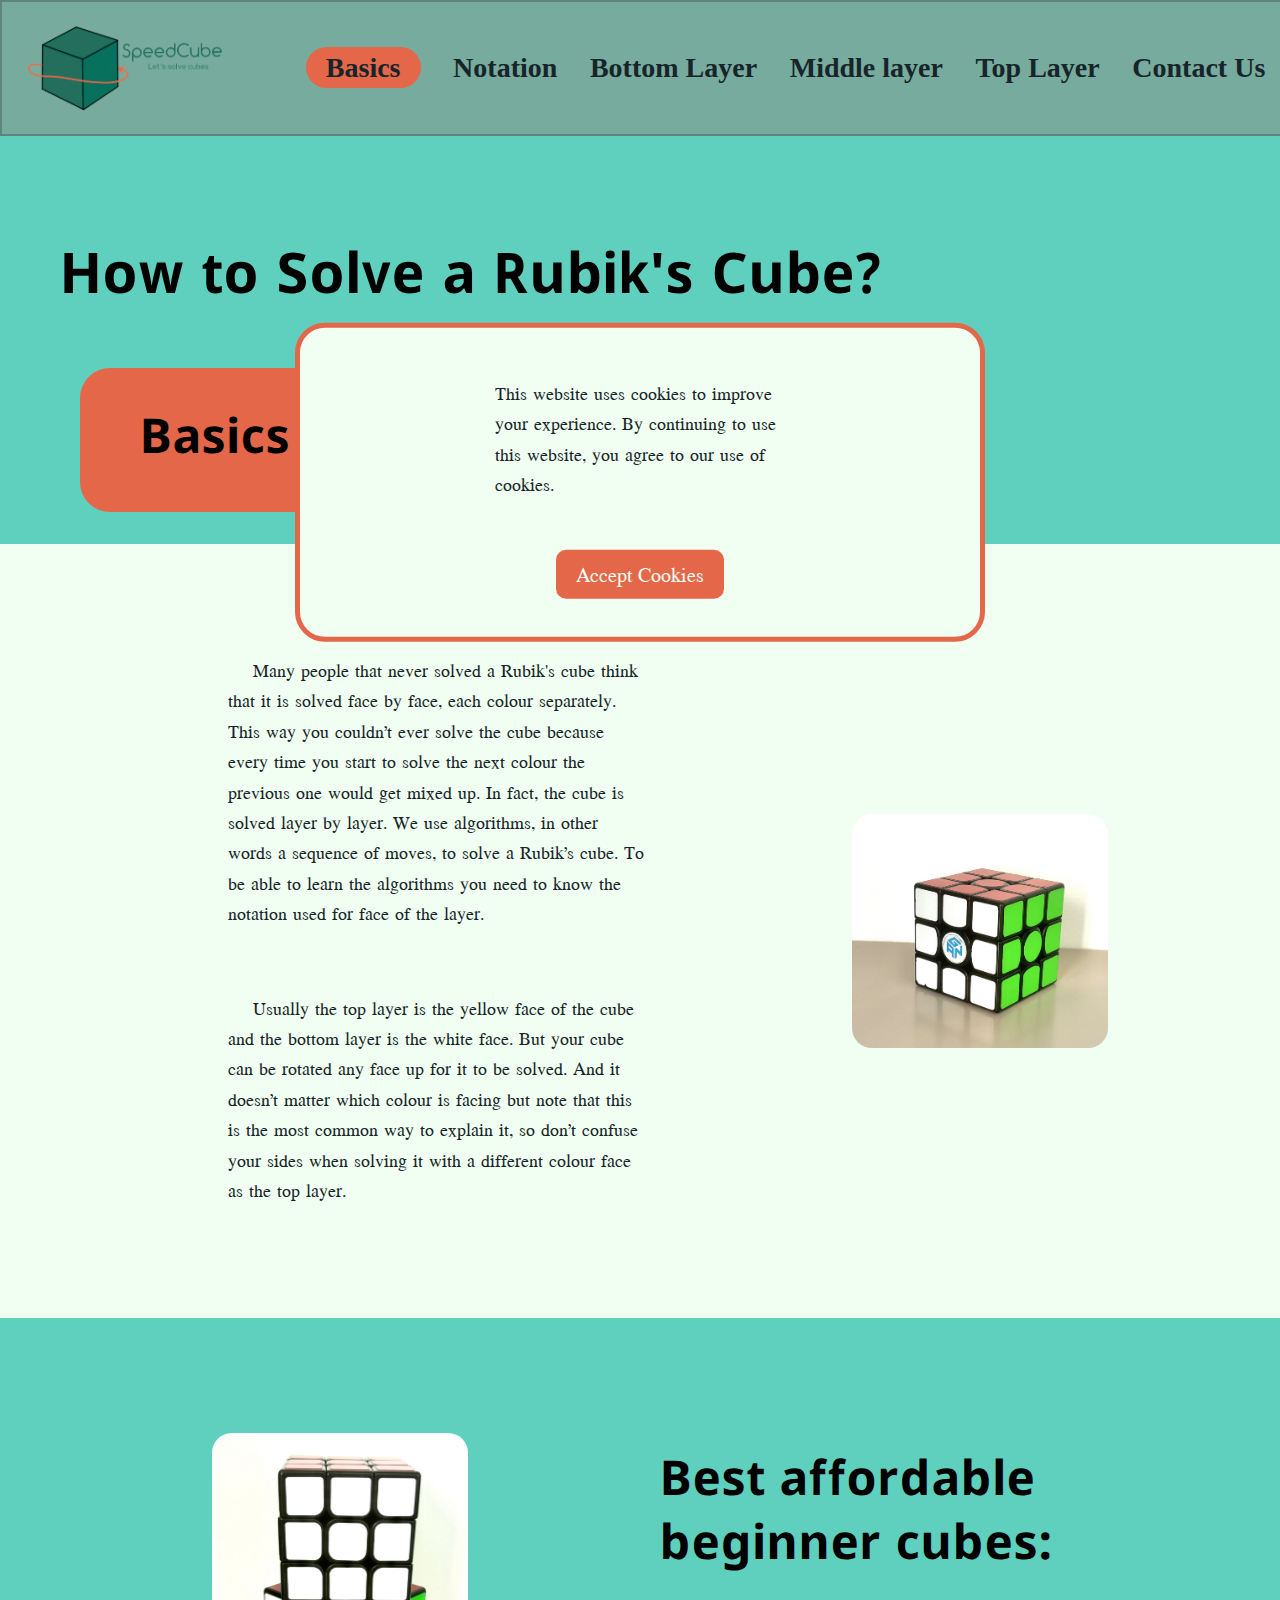
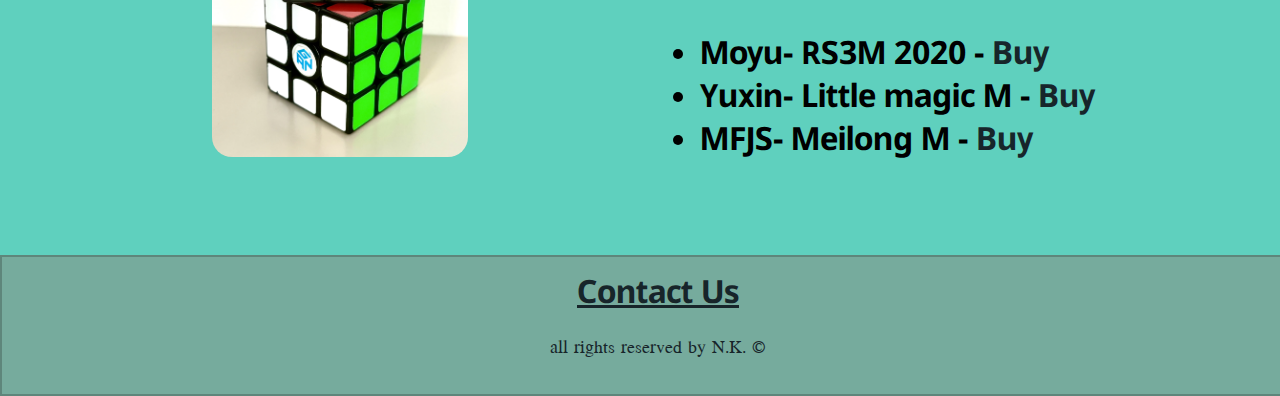
<file: index.HTML>
<!DOCTYPE html>
<html lang="en">
    <head>
        
        <meta charset="UTF-8">
        <meta name="viewport" content="width=device-width, initial-scale=1.0">
        <meta name="author" content="Nela Kovacova">
        <title> How to solve a rubiks cube- Basics</title>
        <link rel="stylesheet" type="text/css" href ="css/style.css">
        <link rel="icon" type="image/x-icon" href="img/favicon.ico">
        <link href="https://fonts.googleapis.com/css?family=Jomolhari" rel="stylesheet">
        <link href="https://fonts.googleapis.com/css?family=Nokora" rel="stylesheet">
    </head>
    <body>
        <nav class="navigation">
            <img src="img/logo.png" alt="Logo">
            <ul class="nav-list">
                <li><a href="index.html" class="selected">Basics</a></li>
                <li><a href="notation.html">Notation</a></li>
                <li><a href="bottom-layer.html">Bottom Layer</a></li>
                <li><a href="middle-layer.html">Middle layer</a></li>
                <li><a href="top-layer.html">Top Layer</a></li>
                <li><a href="contactpage.html">Contact Us</a></li>
            </ul>
        </nav>
        <section>
            <p>do you allow for the website to use cookies</p>
            <button>submit</button>
        </section>
        <a id="close"></a>
        <section class="cookie-statement width50 ">
            <article class="column width50">
            <p class=" padding15">This website uses cookies to improve your experience. By continuing to use this website, you agree to our use of cookies.</p>
            <a  href="#close" class="accept-button">Accept Cookies</a>
            </article>
        </section>
    
        <header class="heading"> 
           <h1>How to Solve a Rubik's Cube?</h1>
        </header>

        <header  class="subheading">
            <h2>Basics</h2>
        </header>  

        <section id="targetSection" class="whitebox margin-top-bottom-1em">
            <article  class="basicstext">
                <p class="paragraph">Many people that never solved a Rubik's cube think that it is solved face by face, each colour separately. This way you couldn’t ever solve the cube because every time you start to solve the next colour the previous one would get mixed up. In fact, the cube is solved layer by layer. We use algorithms, in other words a sequence of moves, to solve a Rubik’s cube. To be able to learn the algorithms you need to know the notation used for face of the layer.</p>
                <p class="paragraph">Usually the top layer is the yellow face of the cube and the bottom layer is the white face. But your cube can be rotated any face up for it to be solved. And it doesn’t matter which colour is facing but note that this is the most common way to explain it, so don’t confuse your sides when solving it with a different colour face as the top layer.</p>
            </article>
            <img  src="img/Basics2.jpg" alt="image of a rubiks cube" title="rubiks cube"> 
        </section>

        <section  class="greenbox"> 
            <img src="img/Basics1.jpg" alt="image of two rubiks cubes" title="rubiks cubes"> 
            <section class="rubikslist">
                <h2 >Best affordable beginner cubes:</h2>
                <ul>
                    <li class="h4">Moyu- RS3M 2020 - <a class="weblink" href="https://www.amazon.nl/-/en/TaoLeLe-Magnetic-Adjustable-Elasticity-Beginners/dp/B0B5CJP4YT/ref=sr_1_4?crid=1DZ0H5K3CQ8O4&dib=eyJ2IjoiMSJ9.[base64].JzKHNdVhuVHmlvkEiU1bj5J097fK2_W7p77T_KuDmGM&dib_tag=se&keywords=Moyu-%2BRS3M%2B2020&qid=1729420985&sprefix=moyu-%2Brs3m%2B2020%2B%2Caps%2C181&sr=8-4&th=1">Buy</a></li>
                    <li class="h4">Yuxin- Little magic M - <a class="weblink" href="https://www.amazon.nl/-/en/Little-Smooth-Suavemente-Teasers-Etiqueta/dp/B07GWJVP2Z/ref=sr_1_2?crid=1DN0578SBI4MR&dib=eyJ2IjoiMSJ9.[base64].L7RFbKJWQR0j9Zn23ZpeCJ4DubCN7GectgV7DSxPLvg&dib_tag=se&keywords=yuxin+little+magic&qid=1729421614&sprefix=yuxin+little+magic+%2Caps%2C164&sr=8-2">Buy</a></li>
                    <li class="h4">MFJS- Meilong M - <a class="weblink" href="https://www.amazon.nl/-/en/FunnyGoo-jiaoshi-Classroom-Meilong-Stickerless/dp/B08DR58YFM/ref=sr_1_2?crid=3O64EBF8OD21&dib=eyJ2IjoiMSJ9.[base64].8eJmdXoAuPS2Sv4NodD-C0PI63hdbk4LPUW2M1f68lI&dib_tag=se&keywords=mfjs+meilong+m&qid=1729421705&sprefix=mfjs+meilong+m%2Caps%2C177&sr=8-2">Buy</a></li>
                </ul>
            </section> 
        </section>
   
        <footer>
            <a href="contactpage.html" class="h4">Contact Us</a>
            <p>all rights reserved by N.K. &copy;</p>
        </footer>
    </body>
</html>
</file>
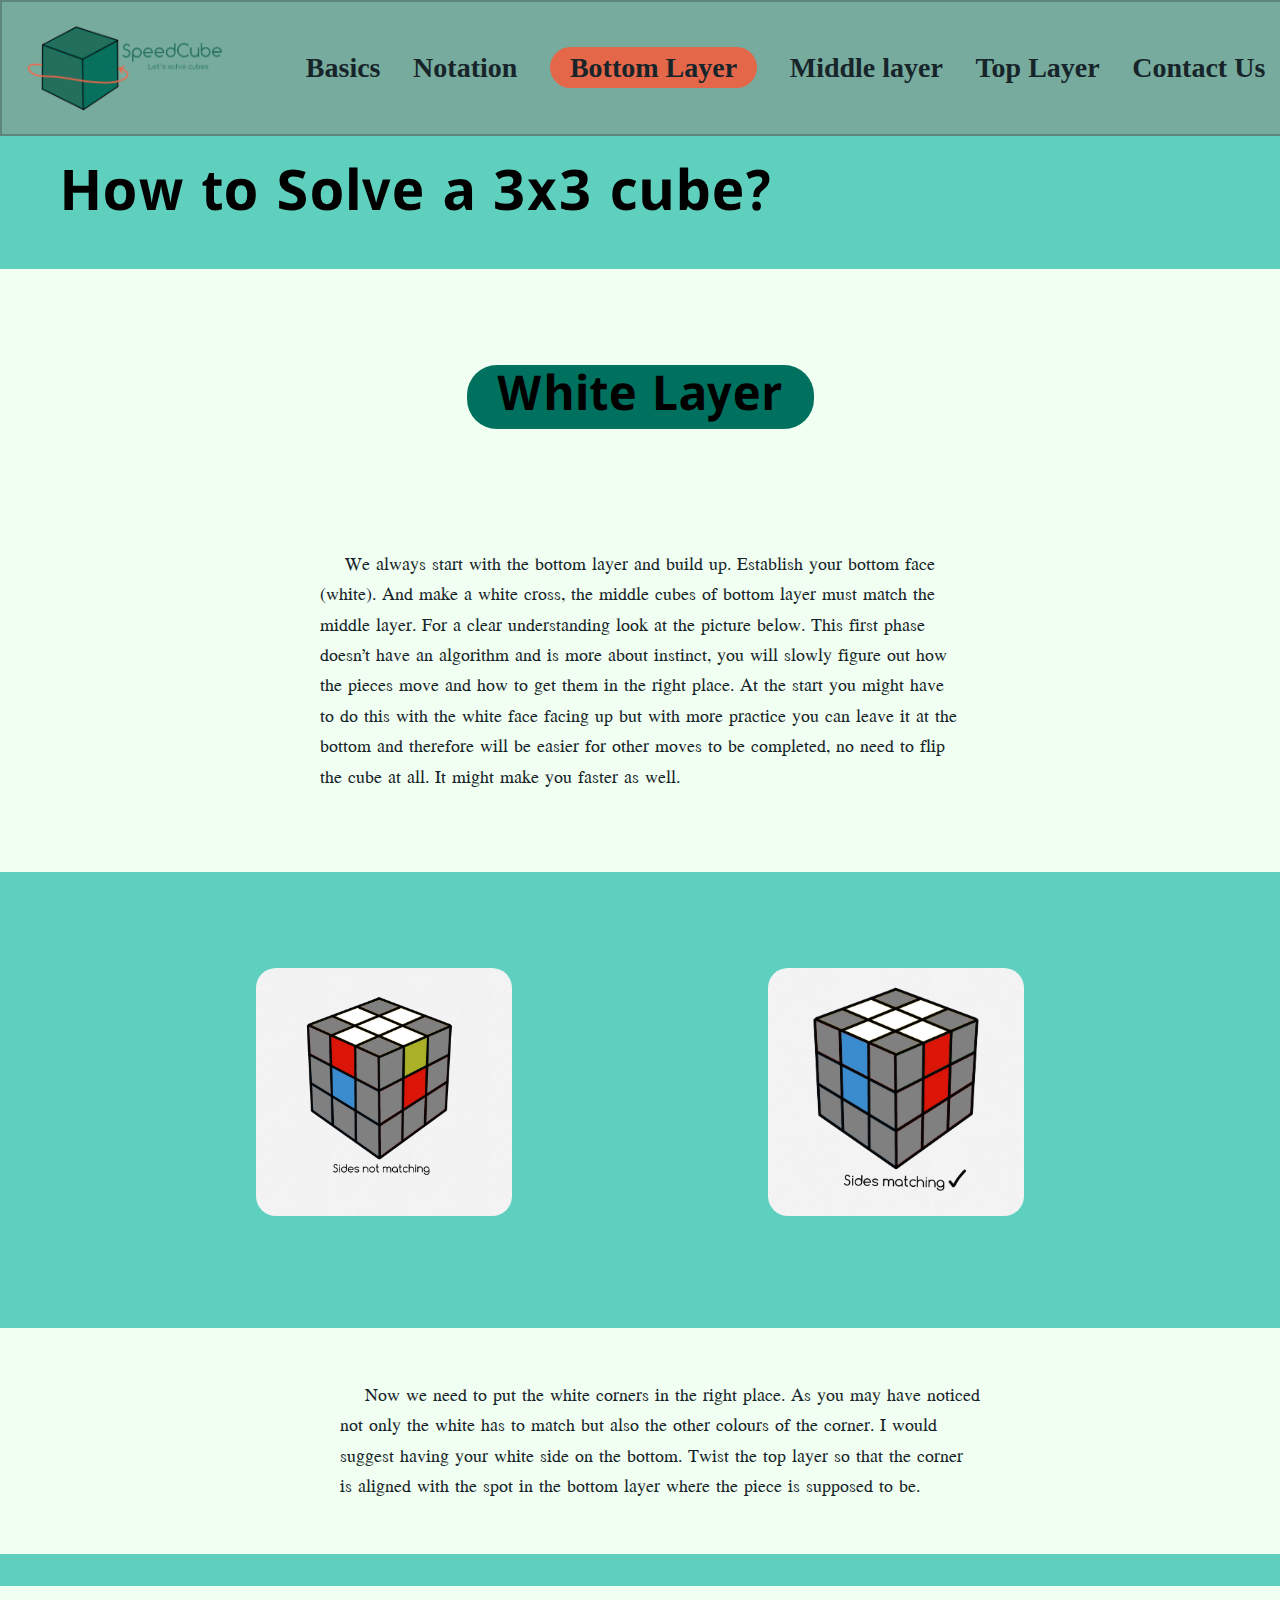
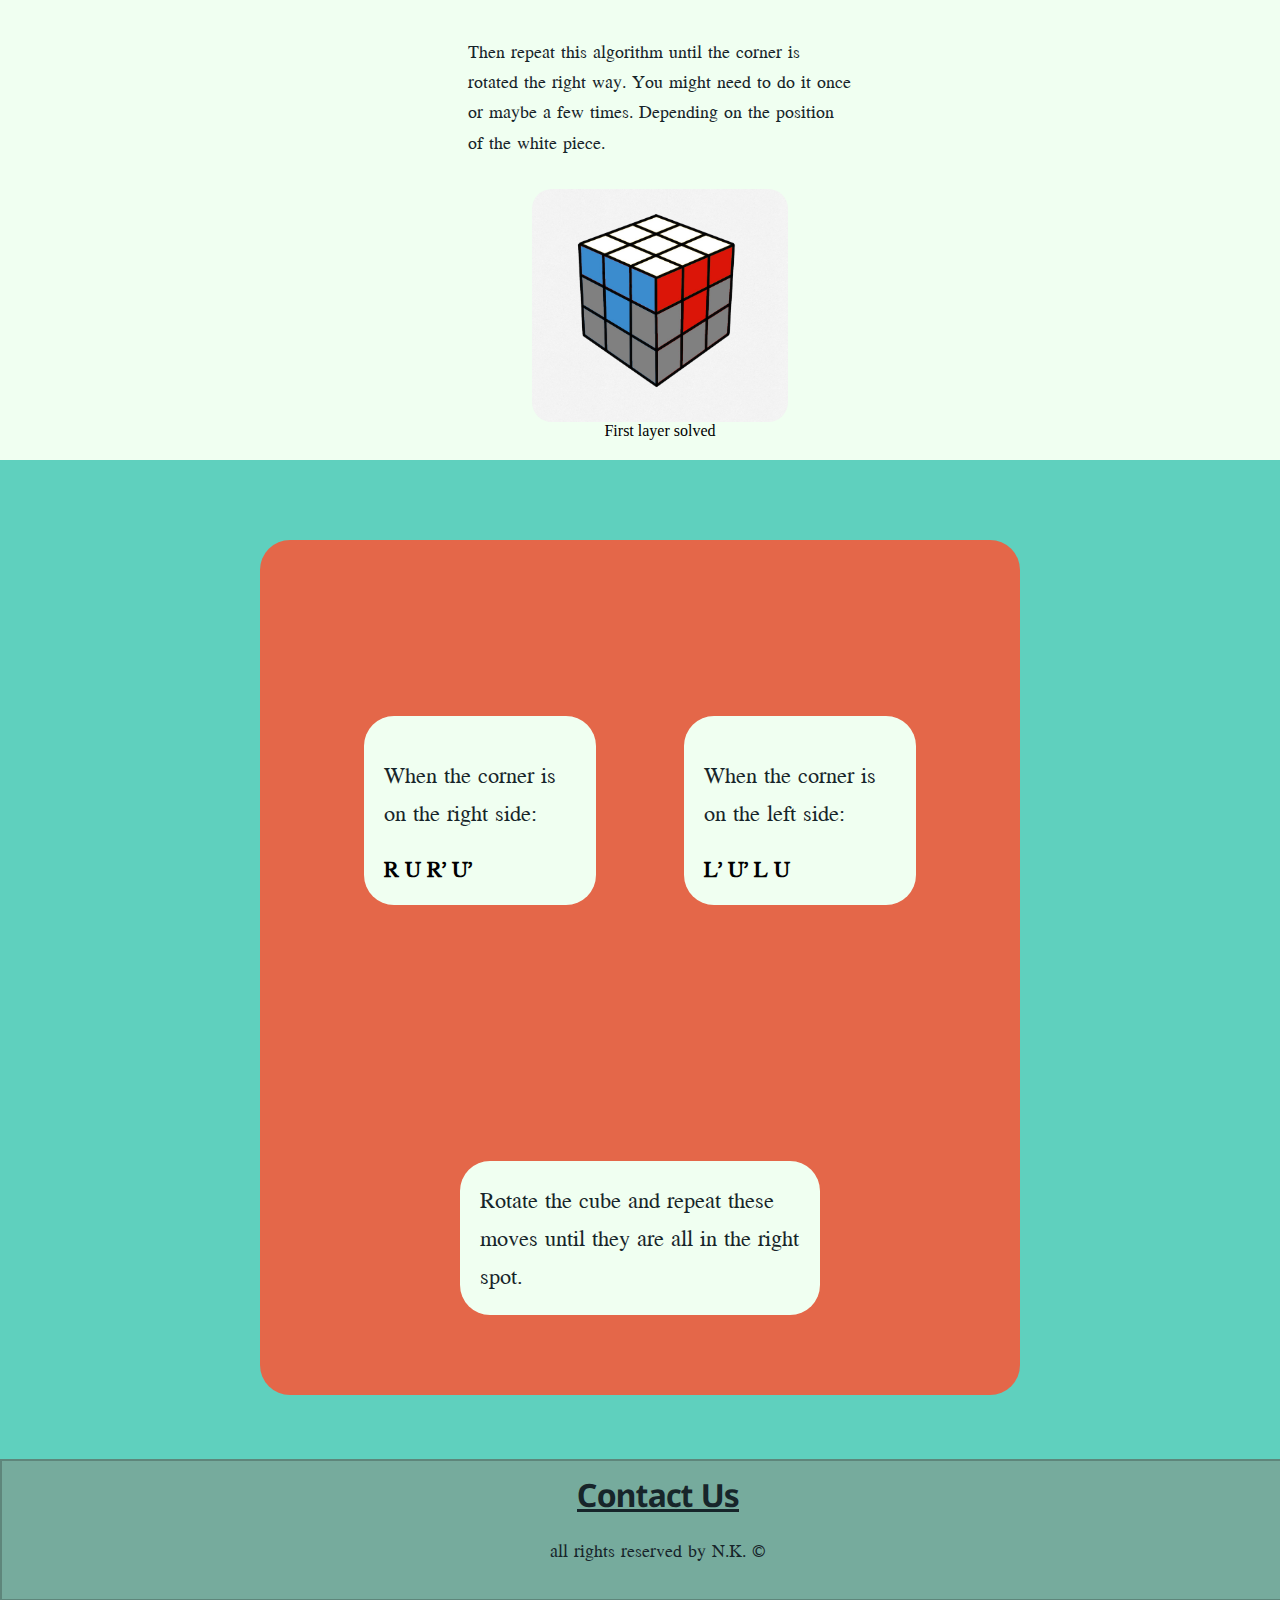
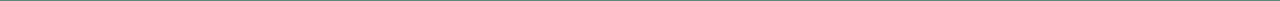
<file: bottom-layer.HTML>
<!DOCTYPE html>
<html lang="en">
   <head>
     <meta charset="UTF-8">
     <meta name="viewport" content="width=device-width, initial-scale=1.0">
     <meta name="author" content="Nela Kovacova">
     <title>Bottom Layer</title>
     <link rel="stylesheet" type="text/css" href ="css/style.css">
     <link rel="icon" type="image/x-icon" href="img/favicon.ico">
     <link href="https://fonts.googleapis.com/css?family=Jomolhari" rel="stylesheet">
     <link href="https://fonts.googleapis.com/css?family=Nokora" rel="stylesheet">
   </head>
   <body>
        <nav class="navigation">
            <img src="img/logo.png" alt="Logo">
            <ul class="nav-list">
                <li><a href="index.html">Basics</a></li>
                <li><a href="notation.html" >Notation</a></li>
                <li><a href="bottom-layer.html" class="selected">Bottom Layer</a></li>
                <li><a href="middle-layer.html">Middle layer</a></li>
                <li><a href="top-layer.html">Top Layer</a></li>
                <li><a href="contactpage.html">Contact Us</a></li>
            </ul>
           
        </nav>

        <header class="heading"> 
            <h1>How to Solve a 3x3 cube?</h1>
        </header>
        <section class="column white">
            <h2 class=" greenborder">White Layer</h2>
            <p class="border width50 paragraph">We always start with the bottom layer and build up. Establish your bottom face (white). And make a white cross, the middle cubes of bottom layer must match the middle layer. For a clear understanding look at the picture below. This first phase doesn’t have an algorithm and is more about instinct, you will slowly figure out how the pieces move and how to get them in the right place. At the start you might have to do this with the white face facing up but with more practice you can leave it at the bottom and therefore will be easier for other moves to be completed, no need to flip the cube at all. It might make you faster as well.</p>
        </section>

        <section class="row margin-top-bottom">
            <img 
            src="img/Whitecross1.jpg"
            alt="image of white layer being solved on cube"
            title="white layer incorrect"
            >
            <img 
            src="img/Whitecross2.jpg"
            alt="image of yuxin rubiks cube"
            title="white layer correct"
            >
        </section>

        <article class="whitebox margin-top-bottom-1em">
            <p class="width50 paragraph">Now we need to put the white corners in the right place. As you may have noticed not only the white has to match but also the other colours of the corner. I would suggest having your white side on the bottom. Twist the top layer so that the corner is aligned with the spot in the bottom layer where the piece is supposed to be.
            </p>
        </article>

        <section class="whitebox margin-top-bottom-1em">
            <p class= "width30 padding15">Then repeat this algorithm until the corner is rotated the right way. You might need to do it once or maybe a few times. Depending on the position of the white piece.
            </p>
            <figure>
                <img 
                src="img/Whitecross3.jpg"
                alt="image of White layer solved on cube"
                title="white layer solved"
                >
                <figcaption>First layer solved</figcaption>
            </figure>   
           
        </section>

        <section class="orangebubble border width50">
            <section class="column">
                <section class="row margin-top-bottom">
                    <article class="column border whitebubble width30 largetext">
                        <p >When the corner is on the right side:</p>
                        <strong>R U R’ U’</strong>
                    </article>
                    <article class="column border whitebubble width30 largetext">
                        <p >When the corner is on the left side:</p>
                        <strong>L’ U’ L U</strong>
                    </article>
                </section>
                <p class="whitebubble border width50 largetext">Rotate the cube and repeat these moves until they are all in the right spot.</p>
            </section>
        </section>

        <footer>
            <a href="contactpage.html" class="h4">Contact Us</a>
            <p>all rights reserved by N.K. &copy; </p>
        </footer>
    </body>
</html>
</file>
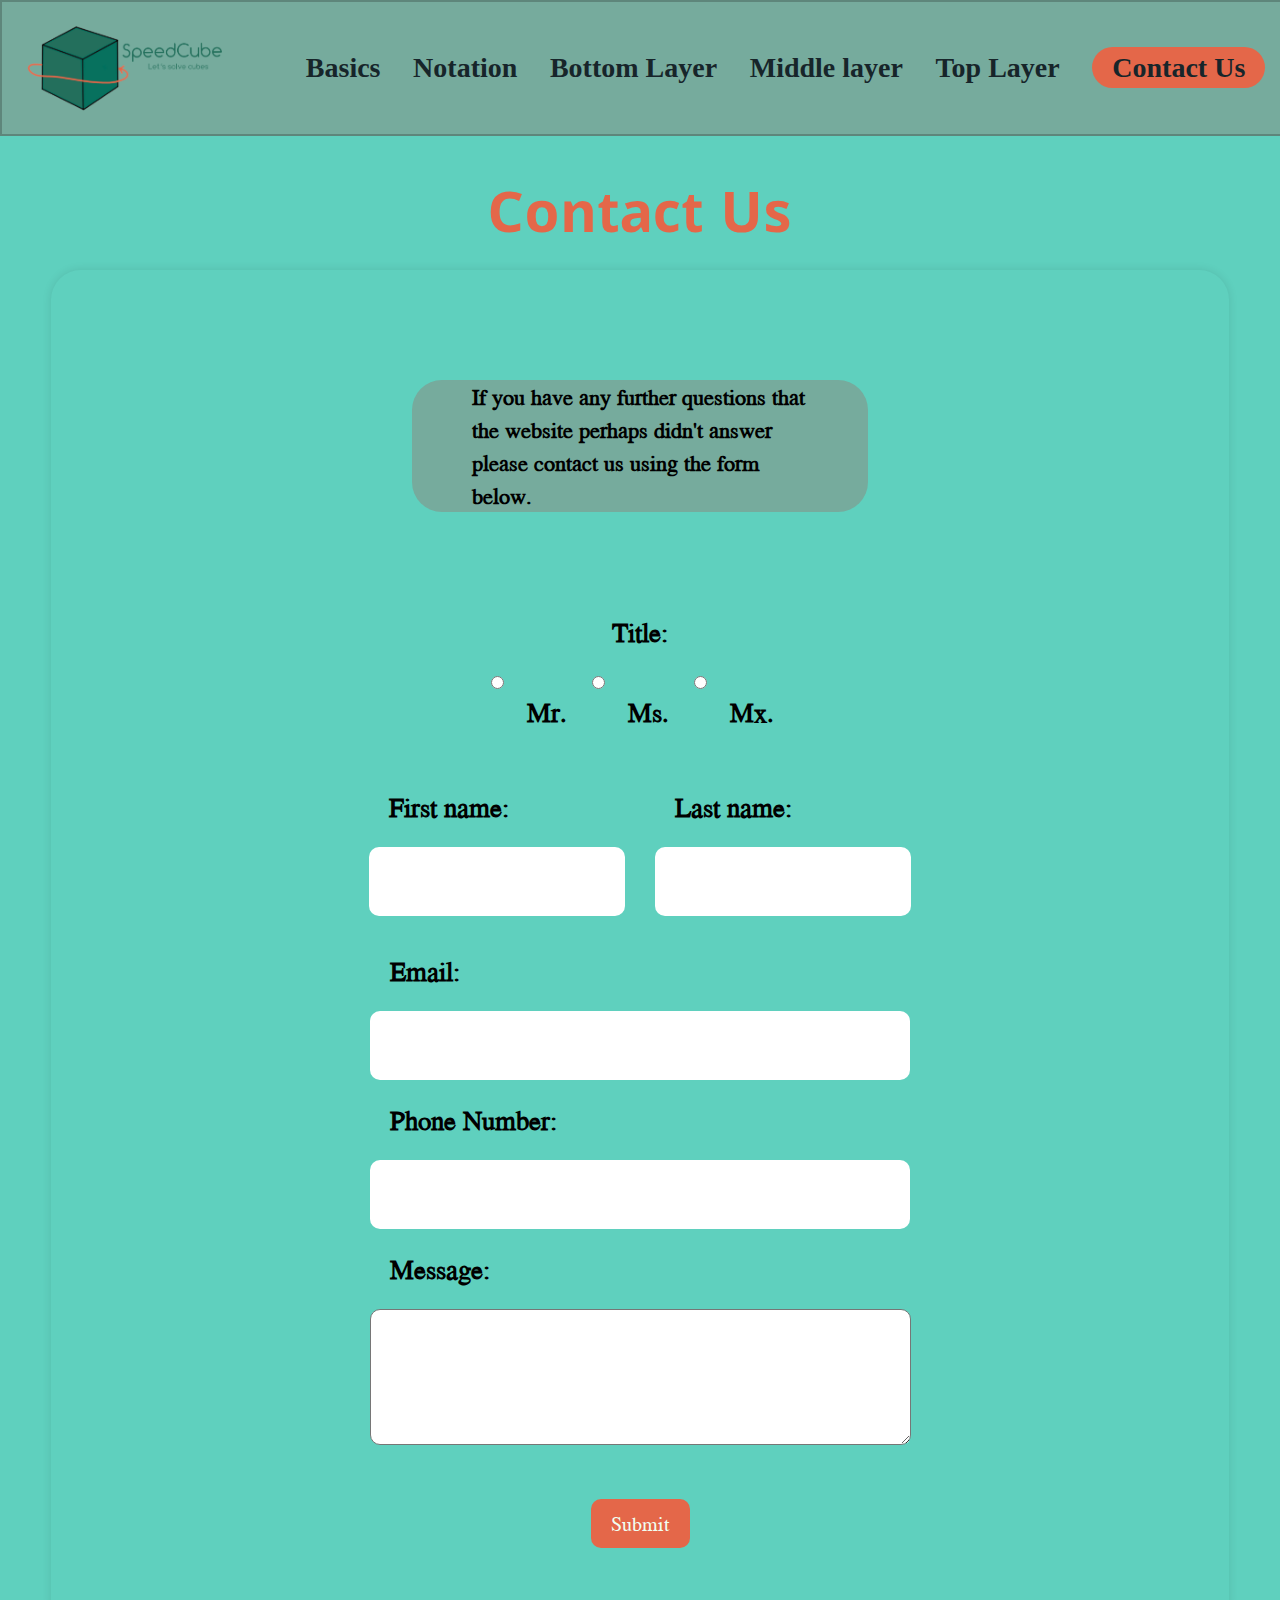
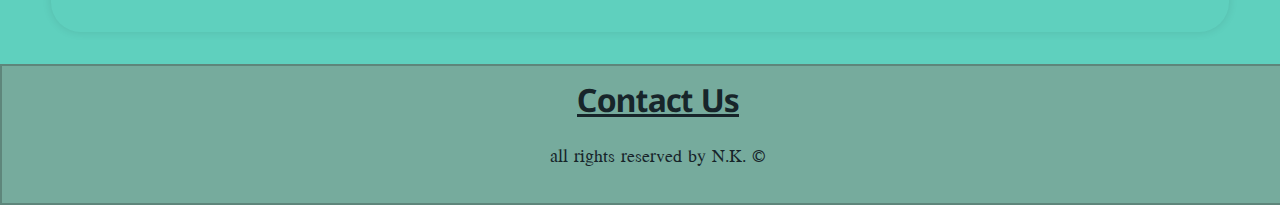
<file: Contact.html>
<!DOCTYPE html>
<html lang="en">
  <head>
      <meta charset="UTF-8">
      <meta name="viewport" content="width=device-width, initial-scale=1.0">
      <meta name="author" content="Nela Kovacova">
      <title>Contact Page</title>
      <link rel="stylesheet" type="text/css" href ="css/style.css">
      <link rel="icon" type="image/x-icon" href="img/favicon.ico">
      <link href="https://fonts.googleapis.com/css?family=Jomolhari" rel="stylesheet">
      <link href="https://fonts.googleapis.com/css?family=Nokora" rel="stylesheet">
  </head>

  <body>
    <nav class="navigation">
      <img class="" src="img/logo.png" alt="Logo">
      <ul class="nav-list">
        <li><a href="index.html" >Basics</a></li>
        <li><a href="notation.html" >Notation</a></li>
        <li><a href="bottom-layer.html" >Bottom Layer</a></li>
        <li><a href="middle-layer.html" >Middle layer</a></li>
        <li><a href="top-layer.html" >Top Layer</a></li>
        <li><a href="contactpage.html" class="selected ">Contact Us</a></li>
      </ul>
    </nav>
    
    <fieldset>
      <legend class="orangetxt h1">Contact Us</legend>
    </fieldset>

    <form action="message.HTML" method="get"> 
      <strong class="orangebubble border width30 largetext primary-color-light ">If you have any further questions that the website perhaps didn't answer please contact us using the form below.</strong>
      <label>Title:</label>

      <section class="row">
        <input type="radio" id="mr" name="title" value="Mr" required >
        <label for="mr">Mr.</label>
        <input type="radio" id="ms" name="title" value="Ms">
        <label for="ms">Ms.</label>
        <input type="radio" id="mx" name="title" value="Mx">
        <label for="mx">Mx.</label>
      </section>

      <section class="row  ">
        <article class="column padding15 ">
          <label for="fname">First name:</label >
          <input type="text" id="fname" name="fname" required>
        </article>
        <article class="column padding15 ">
          <label for="lname">Last name:</label>
          <input type="text" id="lname" name="lname" required>
        </article>
      </section>

      <section class="formfields">
        <label for="email">Email:</label>
        <input type="email" id="email" name="email" required>
      </section>

      <section class="formfields">
        <label for="phone">Phone Number:</label>
        <input type="tel" id="phone" name="phone">
      </section>

      <section class="formfields">
        <label for="message">Message:</label>
        <textarea id="message" name="message" required></textarea>
      </section> 
      
      <button type="submit" class="button">Submit</button>
    </form>

    <footer>
    <a href="contactpage.html" class="h4 ">Contact Us</a>
    <p>all rights reserved by N.K. &copy; </p>
    </footer>
  </body>
</html>
</file>
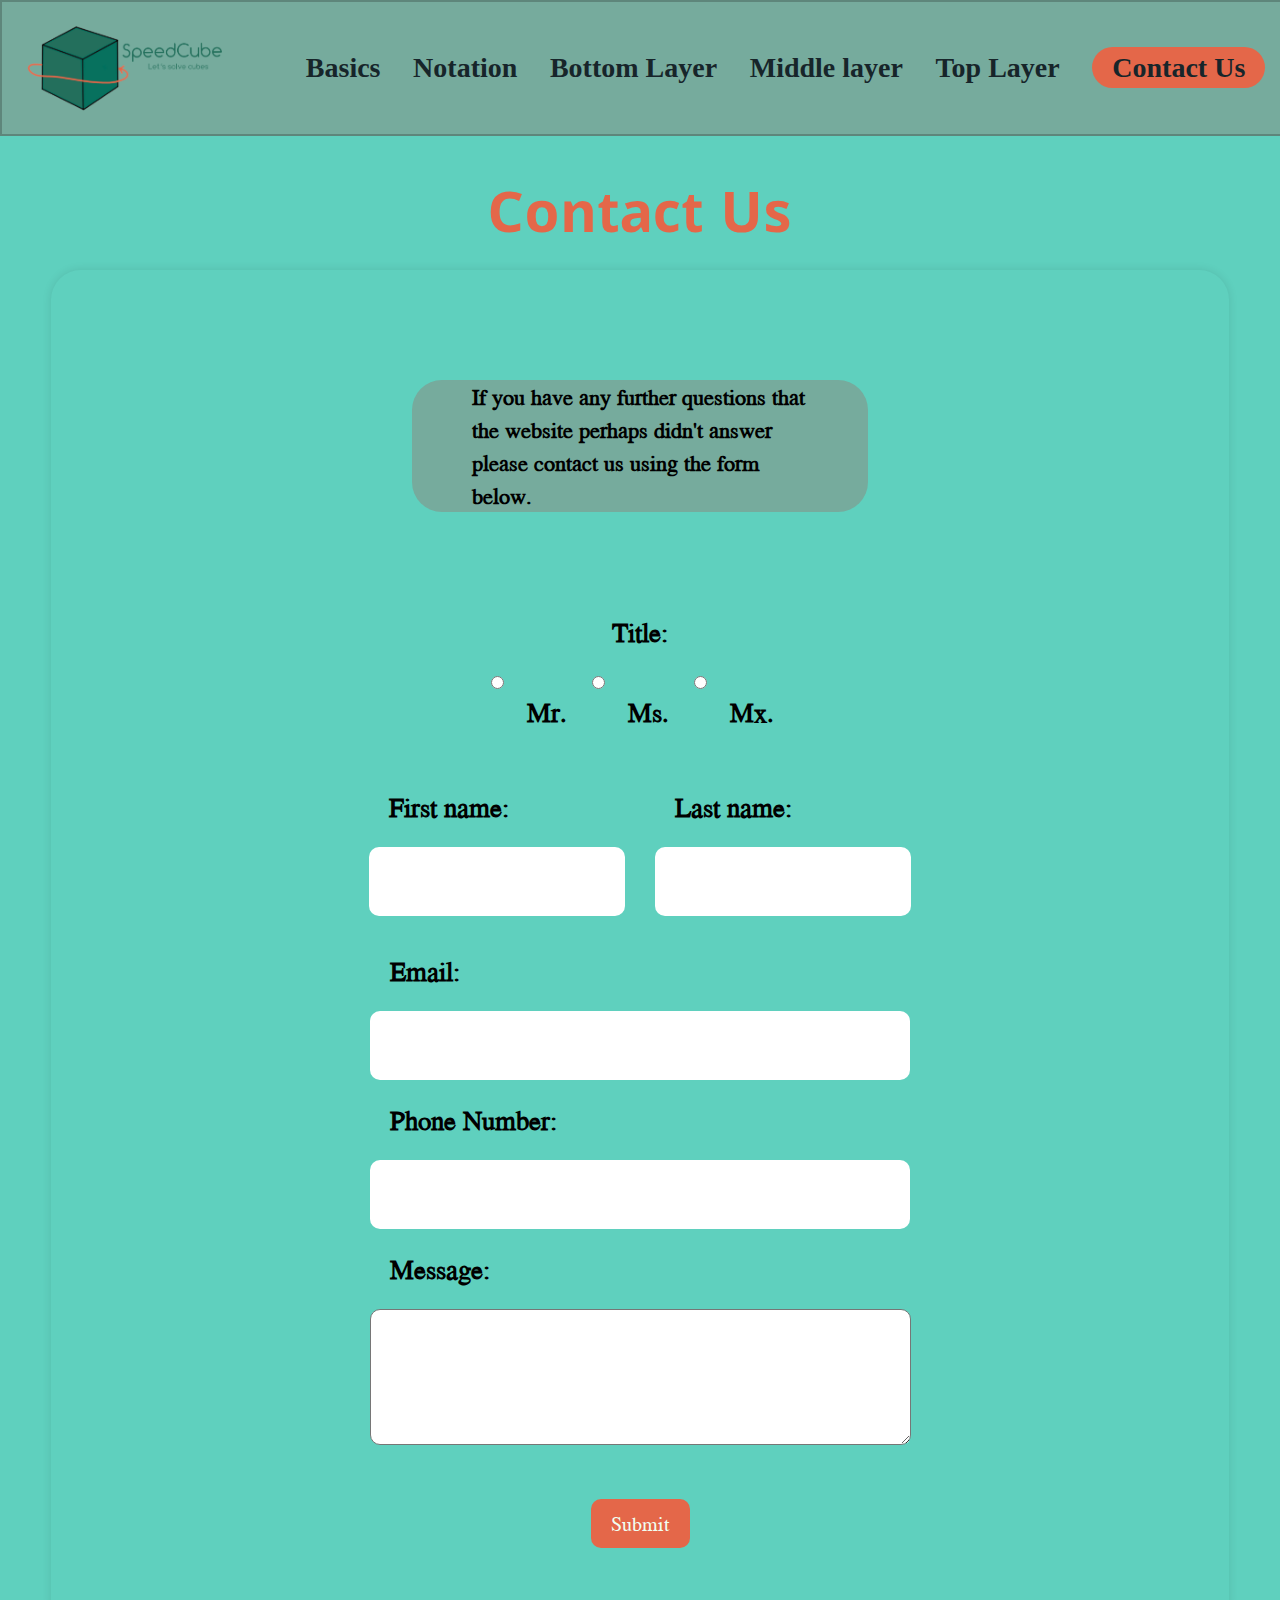
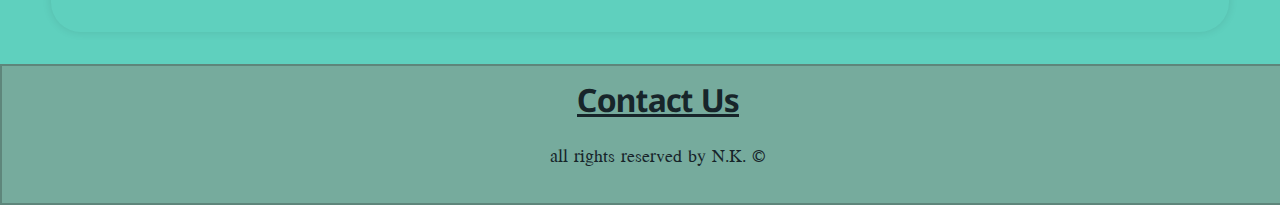
<file: contactpage.html>
<!DOCTYPE html>
<html lang="en">
  <head>
      <meta charset="UTF-8">
      <meta name="viewport" content="width=device-width, initial-scale=1.0">
      <meta name="author" content="Nela Kovacova">
      <title>Contact Page</title>
      <link rel="stylesheet" type="text/css" href ="css/style.css">
      <link rel="icon" type="image/x-icon" href="img/favicon.ico">
      <link href="https://fonts.googleapis.com/css?family=Jomolhari" rel="stylesheet">
      <link href="https://fonts.googleapis.com/css?family=Nokora" rel="stylesheet">
  </head>

  <body>
    <nav class="navigation">
      <img class="" src="img/logo.png" alt="Logo">
      <ul class="nav-list">
        <li><a href="index.html" >Basics</a></li>
        <li><a href="notation.html" >Notation</a></li>
        <li><a href="bottom-layer.html" >Bottom Layer</a></li>
        <li><a href="middle-layer.html" >Middle layer</a></li>
        <li><a href="top-layer.html" >Top Layer</a></li>
        <li><a href="contactpage.html" class="selected ">Contact Us</a></li>
      </ul>
    </nav>
    
    <fieldset>
      <legend class="orangetxt h1">Contact Us</legend>
    </fieldset>

    <form action="message.html" method="get"> 
      <strong class="orangebubble border width30 largetext primary-color-light ">If you have any further questions that the website perhaps didn't answer please contact us using the form below.</strong>
      <label>Title:</label>

      <section class="row">
        <input type="radio" id="mr" name="title" value="Mr" required >
        <label for="mr">Mr.</label>
        <input type="radio" id="ms" name="title" value="Ms">
        <label for="ms">Ms.</label>
        <input type="radio" id="mx" name="title" value="Mx">
        <label for="mx">Mx.</label>
      </section>

      <section class="row  ">
        <article class="column padding15 ">
          <label for="fname">First name:</label >
          <input type="text" id="fname" name="fname" required>
        </article>
        <article class="column padding15 ">
          <label for="lname">Last name:</label>
          <input type="text" id="lname" name="lname" required>
        </article>
      </section>

      <section class="formfields">
        <label for="email">Email:</label>
        <input type="email" id="email" name="email" required>
      </section>

      <section class="formfields">
        <label for="phone">Phone Number:</label>
        <input type="tel" id="phone" name="phone">
      </section>

      <section class="formfields">
        <label for="message">Message:</label>
        <textarea id="message" name="message" required></textarea>
      </section> 
      
      <button type="submit" class="button">Submit</button>
    </form>

    <footer>
    <a href="contactpage.html" class="h4 ">Contact Us</a>
    <p>all rights reserved by N.K. &copy; </p>
    </footer>
  </body>
</html>
</file>
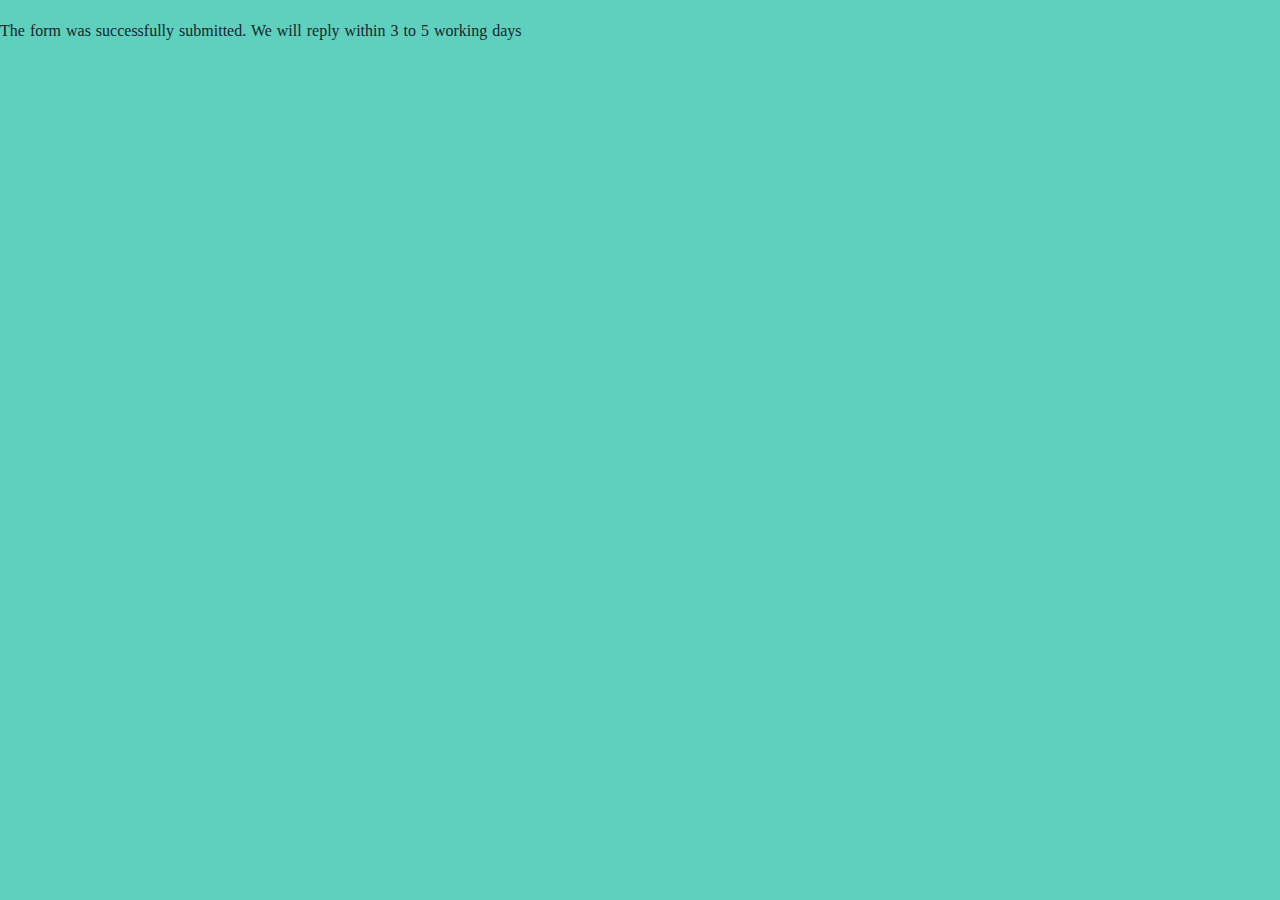
<file: message.HTML>
<!DOCTYPE html>
<html lang=" en">
  <head>
        <meta charset="UTF-8"/>
        <meta name="viewport" content="width=device-width, initial-scale=1.0"/>
        <title>Message</title>
        <link rel="stylesheet" type="text/css" href ="css/style.css"/>
        <link rel="icon" type="image/x-icon" href="img/favicon.ico">
  </head>
  <body>
        <p>The form was successfully submitted. We will reply within 3 to 5 working days</p>
  </body>
</html>
</file>
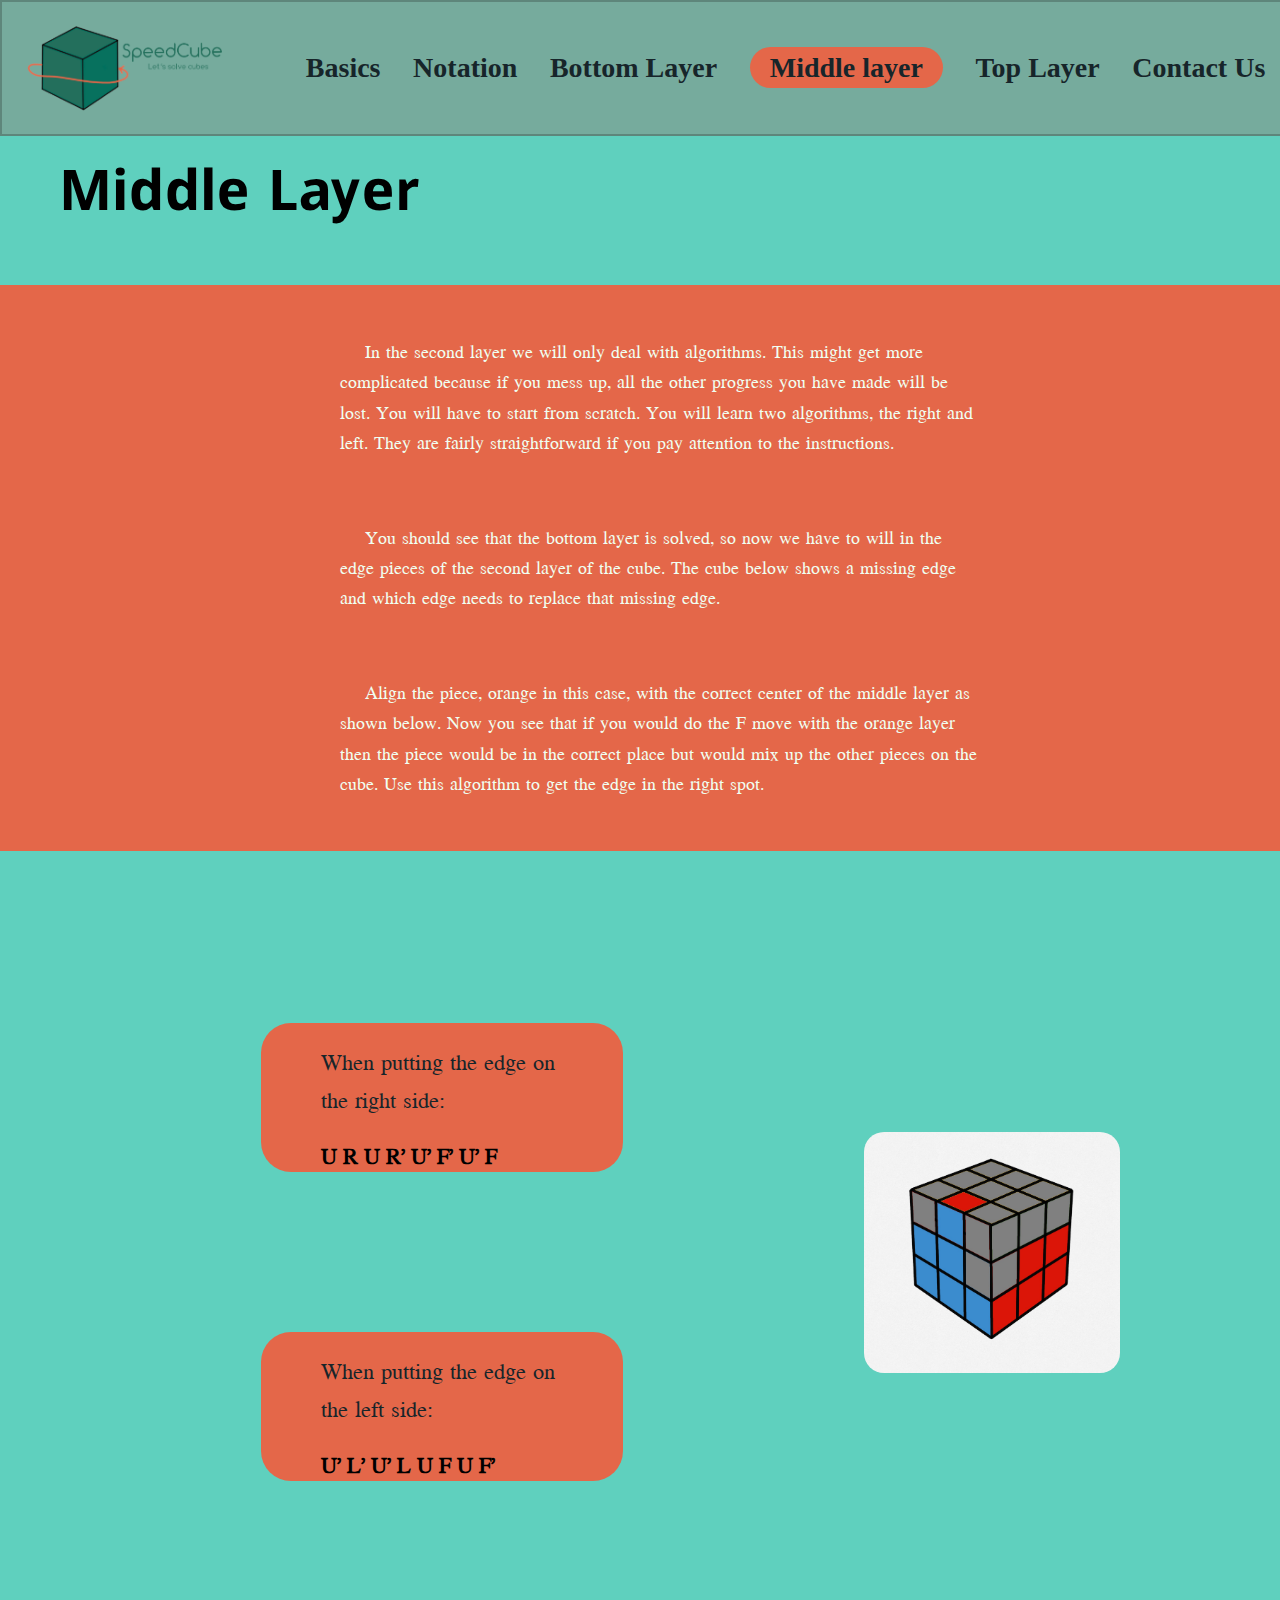
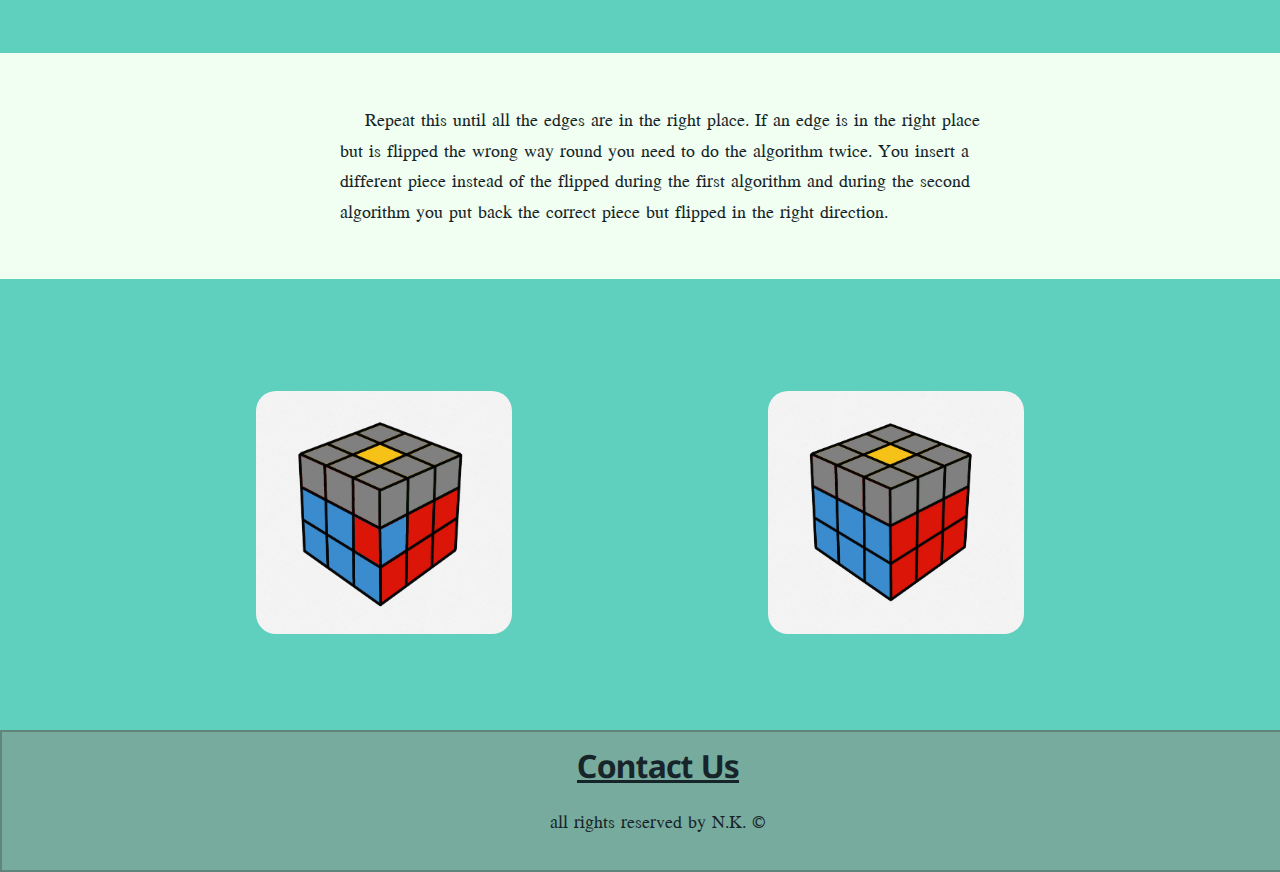
<file: Middle-.html>
<!DOCTYPE html>
<html lang="en">
   <head>
     <meta charset="UTF-8">
     <meta name="viewport" content="width=device-width, initial-scale=1.0">
     <meta name="author" content="Nela Kovacova">
     <title>Middle Layer</title>
     <link rel="stylesheet" type="text/css" href ="css/style.css">
     <link rel="icon" type="image/x-icon" href="img/favicon.ico">
     <link href="https://fonts.googleapis.com/css?family=Jomolhari" rel="stylesheet">
     <link href="https://fonts.googleapis.com/css?family=Nokora" rel="stylesheet">
     <link href="https://fonts.googleapis.com/css?family=Noto-Serif" rel="stylesheet">
   </head>
   <body>
        <nav class="navigation">
            <img src="img/logo.png" alt="Logo">
            <ul class="nav-list">
                <li><a href="index.html">Basics</a></li>
                <li><a href="notation.html" >Notation</a></li>
                <li><a href="bottom-layer.html">Bottom Layer</a></li>
                <li><a href="middle-layer.html" class="selected">Middle layer</a></li>
                <li><a href="top-layer.html">Top Layer</a></li>
                <li><a href="contactpage.html">Contact Us</a></li>
            </ul>
        </nav>

        <header class="heading"> 
            <h1>Middle Layer</h1>
        </header>
        <section class=" orangebox " >
            <p class="width50 whitetxt paragraph ">In the second layer we will only deal with algorithms. This might get more complicated because if you mess up, all the other progress you have made will be lost. You will have to start from scratch. You will learn two algorithms, the right and left. They are fairly straightforward if you pay attention to the instructions.</p>
            <p class="width50 whitetxt paragraph ">You should see that the bottom layer is solved, so now we have to will in the edge pieces of the second layer of the cube. The cube below shows a missing edge and which edge needs to replace that missing edge.</p>
            <p class="width50 whitetxt paragraph ">Align the piece, orange in this case, with the correct center of the middle layer as shown below. Now you see that if you would do the F move with the orange layer then the piece would be in the correct place but would mix up the other pieces on the cube. Use this algorithm to get the edge in the right spot.</p>
        </section>

        <section class="greenbox">
            <section class="column">
                <section class="column orangebubble border width50 largetext ">
                    <p>When putting the edge on the right side:</p>
                    <strong>U R U R’ U’ F’ U’ F</strong>
                </section>
                <section class="column orangebubble border width50 largetext ">
                    <p>When putting the edge on the left side:</p>
                    <strong>U’ L’ U’ L U F U F’</strong>
                </section>
            </section>
            <img src="img/Middlelayer1.jpg" alt="correct alignment of layer" title="image of cube with correct alignment of layer">
        </section>

        <section class="whitebox margin-top-bottom-1em">
            <p class="width50 paragraph">Repeat this until all the edges are in the right place. If an edge is in the right place but is flipped the wrong way round you need to do the algorithm twice. You insert a different piece instead of the flipped during the first algorithm and during the second algorithm you put back the correct piece but flipped in the right direction.</p>
        </section>

        <section class="row margin-top-bottom">
            <img src="img/Middlelayer2.jpg" alt="incorrect placement of piece" title="image of cube with incorrectly placed piece">
            <img src="img/Middlelayer3.jpg" alt="solved middle layer" title="image of cube with solved layer" >
        </section>

        <footer>
            <a href="contactpage.html" class="h4">Contact Us</a>
            <p>all rights reserved by N.K. &copy; </p>
        </footer>
    </body>
</html>
</file>
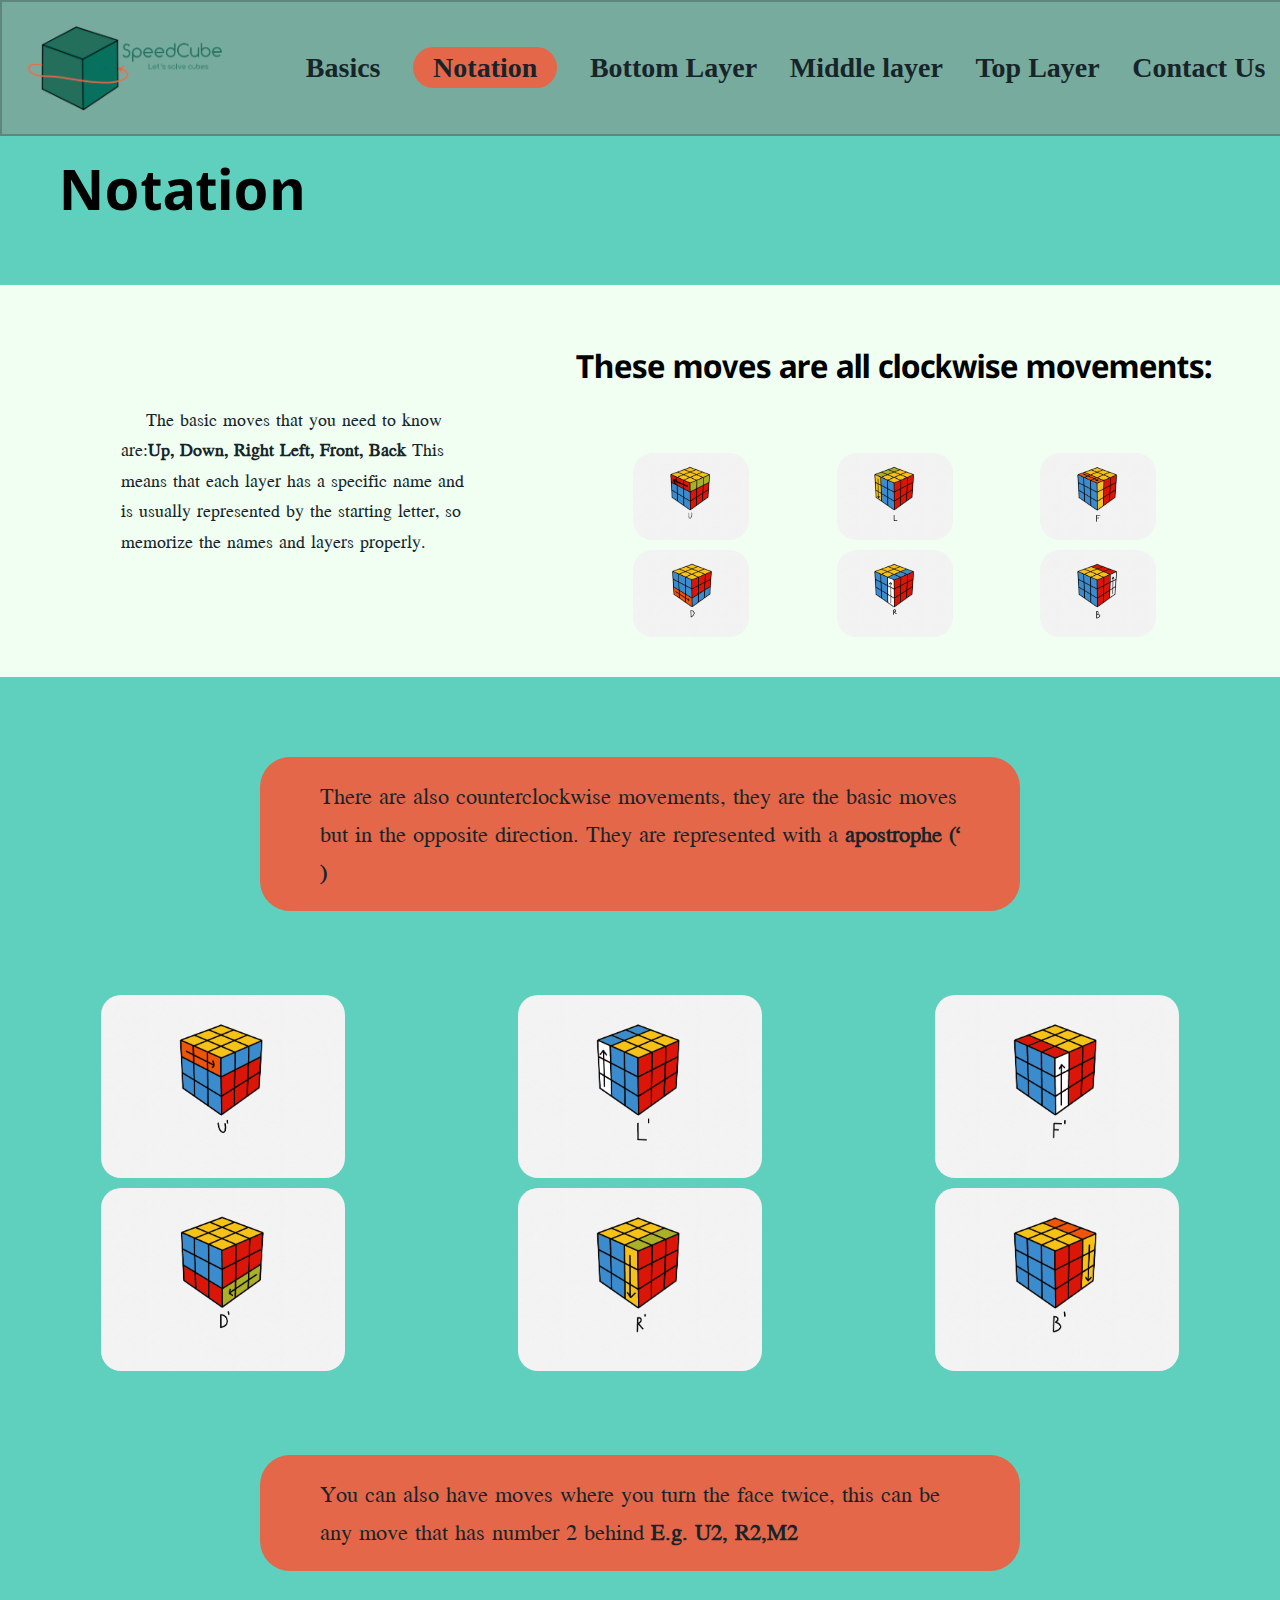
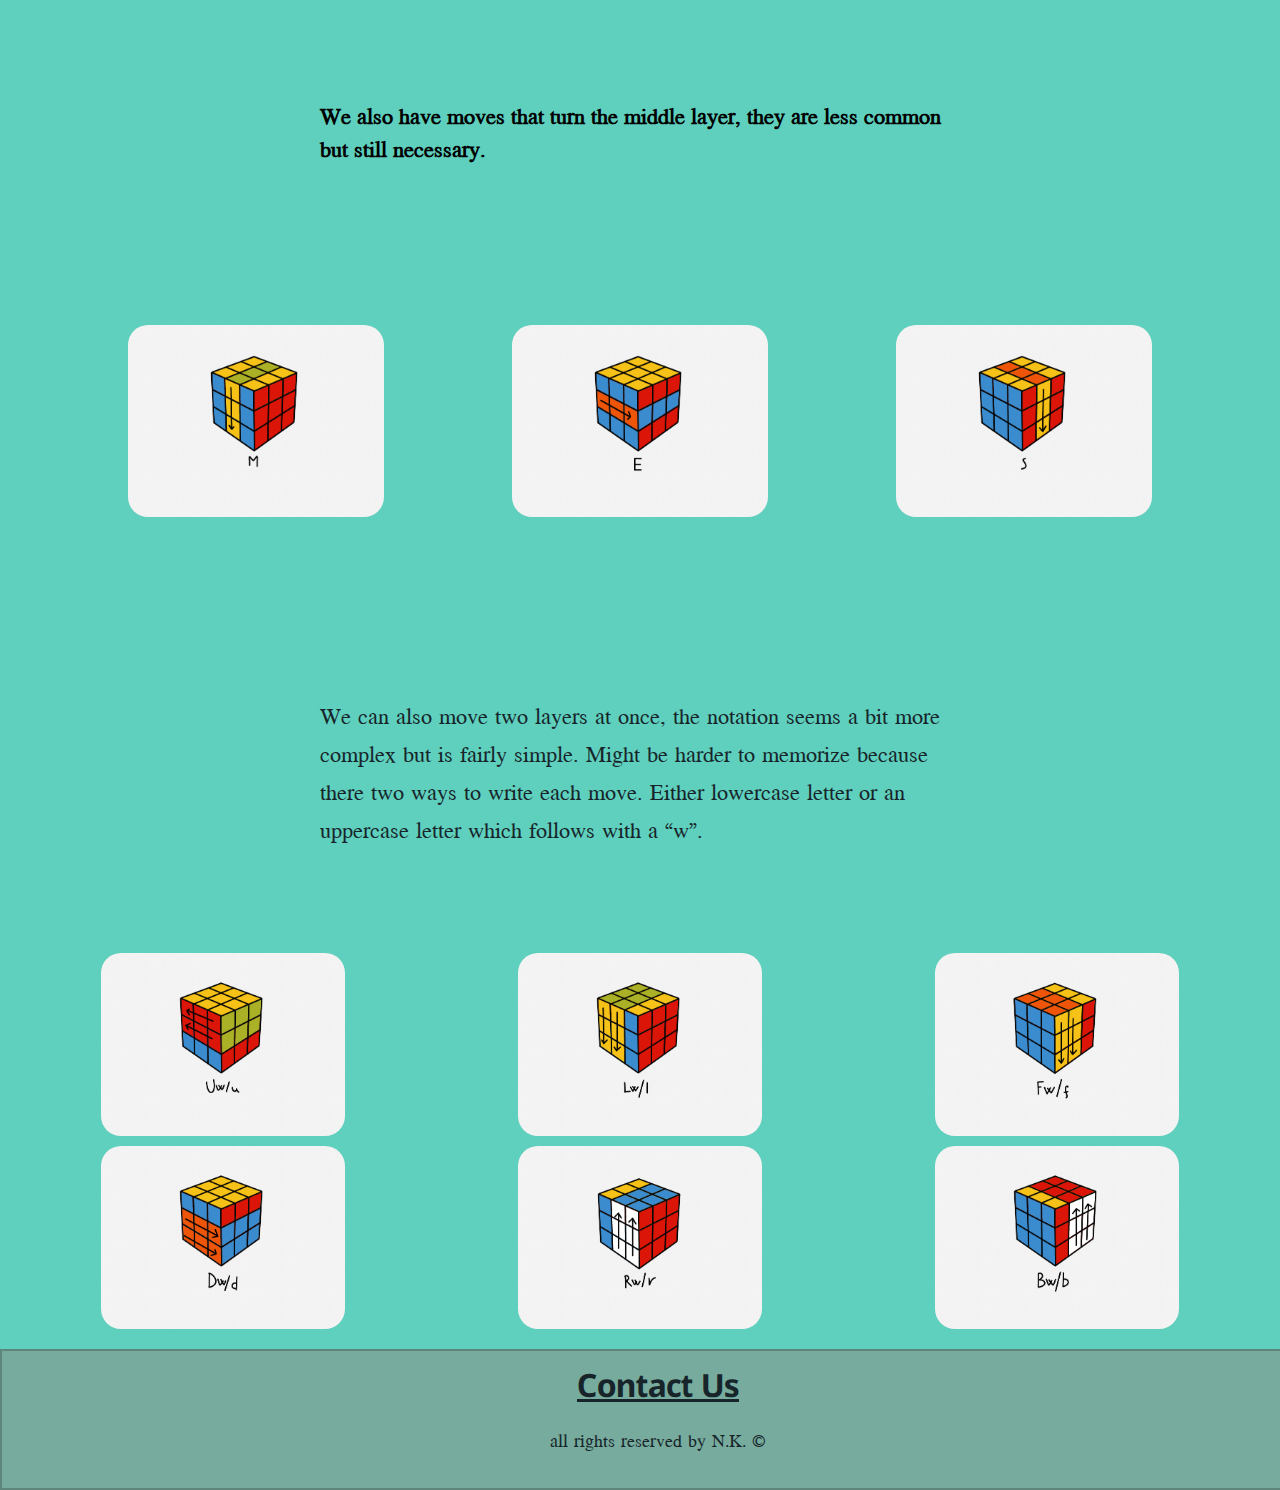
<file: notation.HTML>
<!DOCTYPE html>
<html lang="en">
   <head>
     <meta charset="UTF-8">
     <meta name="viewport" content="width=device-width, initial-scale=1.0">
     <meta name="author" content="Nela Kovacova">
     <title>Notation</title>
     <link rel="stylesheet" type="text/css" href ="css/style.css">
     <link rel="icon" type="image/x-icon" href="img/favicon.ico">
     <link href="https://fonts.googleapis.com/css?family=Jomolhari" rel="stylesheet">
     <link href="https://fonts.googleapis.com/css?family=Nokora" rel="stylesheet">
   </head>
   <body>
      <nav class="navigation">
            <img src="img/logo.png" alt="Logo">
            <ul class="nav-list">
                <li><a href="index.html">Basics</a></li>
                <li><a href="notation.html" class="selected">Notation</a></li>
                <li><a href="bottom-layer.html">Bottom Layer</a></li>
                <li><a href="middle-layer.html">Middle layer</a></li>
                <li><a href="top-layer.html">Top Layer</a></li>
                <li><a href="contactpage.html">Contact Us</a></li>
            </ul>
      </nav>

      <header class="heading"> 
        <h1>Notation</h1>
      </header>

       <section class="whitebox margin-top-bottom-1em">
          <article class= " width30 basicstext ">
             <p class="paragraph">The basic moves that you need to know are:<em>Up, Down, Right Left, Front, Back </em>
             This means that each layer has a specific name and is usually represented by the starting letter, so memorize the names and layers properly.
             </p>
          </article>
            <section class="notationCW ">
               <h4 class="h4">These moves are all clockwise movements:</h4>
                <section class="grid">
                    <img 
                    src="img/Up.jpeg"
                    alt="image of notation of movement Up"
                    title="movement Up"
                    >
                    <img 
                    src="img/Left.jpeg"
                    alt="image of notation of movement Left"
                    title="movement Left"
                    >
                    <img 
                    src="img/Front.jpeg"
                    alt="image of notation of movement Front"
                    title="movement Front"
                    >
                    <img 
                    src="img/Down.png"
                    alt="image of notation of movement Down"
                    title="movement Down"
                    >
                    <img 
                    src="img/Right.jpeg"
                    alt="image of notation of movement Right"
                    title="movement Right"
                    >
                    <img 
                    src="img/Back.jpeg"
                    alt="image of notation of movement Back"
                    title="movement Back"
                    >
              </section>
            </section>
        </section>

        <section class="orangebubble border width50 ">
            <p class="largetext">There are also counterclockwise movements, they are the basic moves but in the opposite direction. They are represented with a <em>apostrophe (‘ )</em></p>
        </section>

        <section class="grid">
            <img 
            src="img/Up-AC.jpg"
            alt="image of notation of movement Up anticlockwise"
            title="movement Back anitclockwise"
            >
            <img 
            src="img/Left-AC.jpg"
            alt="image of notation of movement Left anticlockwise"
            title="movement left anitclockwise"
            >
            <img 
            src="img/Front-AC.jpg"
            alt="image of notation of movement front anticlockwise"
            title="movement front anitclockwise"
            >
            <img 
            src="img/Down-AC.jpg"
            alt="image of notation of movement down anticlockwise"
            title="movement down anitclockwise"
            >
            <img 
            src="img/Right-AC.jpg"
            alt="image of notation of movement right anticlockwise"
            title="movement right anitclockwise"
            >
            <img 
            src="img/Back-AC.jpg"
            alt="image of notation of movement back anticlockwise"
            title="movement Back anitclockwise"
            >
        </section>

        <aside class="orangebubble border width50 ">
            <p class="largetext">You can also have moves where you turn the face twice, 
            this can be any move that has number 2 behind <em> E.g. U2, R2,M2</em></p>
        </aside>

        <section class="border width50">
         <article class="largetext"><em>We also have moves that turn the middle layer, they are less common but still necessary.</em></article>
        </section>

        <section class="row margin-top-bottom">
            <img 
            src="img/M.jpg"
            alt="image of notation of movement M in middle layer"
            title="movement M of middle layer"
            >
            <img 
            src="img/E.jpg"
            alt="image of notation of movement E in middle layer"
            title="movement E of middle layer"
            >
            <img 
            src="img/S.jpg"
            alt="image of notation of movement S in middle layer"
            title="movement S of middle layer"
            >
        </section>

        <section class="border width50">
            <p class="largetext">We can also move two layers at once, the notation seems a bit more complex but is fairly simple. Might be harder to memorize because there two ways to write each move. Either lowercase letter or an uppercase letter which follows with a “w”.</p>
        </section>

        <section class="grid">
            <img 
            src="img/Uw.jpg"
            alt="image of notation of movement up with two layers"
            title="movement up with two layers"
            >
            <img 
            src="img/Lw.jpg"
            alt="image of notation of movement left with two layers"
            title="movement left with two layers"
            >
            <img 
            src="img/Fw.jpg"
            alt="image of notation of movement front with two layers"
            title="movement front with two layers"
            >
            <img 
            src="img/Dw.jpg"
            alt="image of notation of movement down with two layers"
            title="movement down with two layers"
            >
            <img 
            src="img/Rw.jpg"
            alt="image of notation of movement right with two layers"
            title="movement right with two layers"
            >
            <img 
            src="img/Bw.jpg"
            alt="image of notation of movement back with two layers"
            title="movement back with two layers"
            >
        </section>

        <footer>
            <a href="contactpage.html" class="h4">Contact Us</a>
            <p>all rights reserved by N.K. &copy; </p>
        </footer>
    </body>
</html>
</file>
<file: css/style.css>
.navigation{
  display: flex;
  justify-content: space-evenly;
  align-items:  center;
  background-color: #76AB9D;
  list-style: none;
  /* removes bullet points */
  position: sticky;
  padding: 1em;
  margin-top: auto;
  position: fixed;  
  top: 0;
  left: 0;
  right: 0;
  width: 100%;
  text-align: center;
  border-color: #5e867b;
  border-style:solid;
  border-width:2px;
}
.nav-list{
  display:flex;
  justify-content:space-evenly;
  align-items:  center;
  list-style: none;
  flex-grow: 1;
}


body {
  min-height: 100vh; 
  background-color: #5FD0BE;
  ;
  display: flex;
  flex-direction: column;
  min-height: 100vh;
  margin: 0;
  overflow-x: hidden;
  width:100%;
}

.navigation a {
  text-decoration: none; /* remove underline */
  color:#17252A; 
  font-weight: bold;
  font-size: 28px;
}

a{
  text-decoration: none;
  color:#17252A
}

.navigation >img {
  height: 100px;
  padding:0;
  width:auto;
}

footer> a{
text-decoration: underline; /* remove underline */
  color:#17252A; 
  font-weight: bold;
}

a:hover {
  color: #464F51;
  cursor: pointer;

}

.weblink a :link{
  color:#17252A; 
  font-weight: bold;
}

.weblink a :visited{
  font-weight: bold;
}

.weblink a:hover {
  color: #464F51;
  cursor: pointer;

}

.orangetxt{
  color: #E46749;
}

.whitetxt{
  color:#F0FFF1;
}

.heading{
  padding-top: 120px;
  padding-right: 60px;
  padding-left: 60px;
  display: flex;
}

.subheading{
  padding-left: 60px;
  padding-right: 60px;
  background-color: #E46749;
  margin-right:auto;
  margin-block-start: 1em;
  margin-block-end: 1em;
  margin-left: 80px;
  border-radius: 30px;
}

.column{
  display:flex;
flex-direction:column;
}

.whitebox{
  display:flex;
  flex-direction:row;
  flex-wrap: wrap;
  justify-content: space-evenly;
  align-items: center;
  background-color: #F0FFF1;
  width:100%;
  padding: 20px;
}

.white{
  background-color: #F0FFF1;
}

.orangebox{
  display:flex;
  flex-direction:column;
  flex-wrap: wrap;
  justify-content: space-evenly;
  align-items: center;
  background-color: #E46749;
  color:#F0FFF1;
  width:100%;
  margin-block-start: 1em;
  margin-block-end: 1em;
  padding: 20px;
}

.greenbox{
  display:flex;
  flex-direction:row;
  justify-content: space-evenly;
  align-items: center;
  width:100%;
  margin-block-start: 1em;
  margin-block-end: 1em;
  padding-top: 60px;
  padding-bottom: 60px;
  padding-left: 20px;
  padding-right: 02px;
}

.basicstext{
  display:flex;
  flex-direction:column;
  justify-content: right;
  width:35%;
  padding-top:60px;
  padding-bottom:60px;
}

.rubikslist{
  display:flex;
  flex-direction: column;
  align-items: flex-start;
  width: 35%;
}

.notationCW {
  display: flex;
  flex-direction: column;
  align-items: center;
  width: 50%;
}

h1,h2,h3,h4{
  font-family:Nokora;
}

figure{
  margin:0;
  margin-inline-start: 0%;
  margin-inline-end: 0%;
}

h1{
  font-size: 56px;
  font-weight: bold;
  display: flex;
  flex-direction: column;
  align-items: flex-end;
  justify-content: flex-start;
  letter-spacing: 2px;
}

.h1{
  font-family:Nokora;
  font-size: 56px;
  font-weight: bold;
  display: flex;
  flex-direction: column;
  align-items: flex-end;
  justify-content: flex-start;
  letter-spacing: 2px;
}

h2{
  
  font-size: 48px;
  font-weight: bold;
  letter-spacing: 2px;
}

.h2{
  font-family:Nokora;
  font-size: 48px;
  font-weight: bold;
 
}

.h4{
  font-family:Nokora;
  font-size: 32px;
  font-weight: bold;
}

footer {
  display: flex;
  justify-content: space-evenly;
  flex-direction: column;
  align-items: center;
  flex-wrap: wrap;
  background-color: #76AB9D;
  color: #17252A;
  padding: 1em;
  position: relative;
  bottom: 0;
  width: 100%;
  border-color: #5e867b;
  border-style:solid;
  border-width:2px;
}

.cookie-statement {
  display: flex;
  flex-direction: column;
  justify-content: center;
  align-items: center;
  background-color: #F0FFF1;
  color: #17252A;
  padding: 20px;
  border-color: #E46749;
  border-width: 5px;
  border-style: solid;
  border-radius: 30px;
  margin-block-start: 2em;
  margin-block-end: 2em;
  z-index: 9999;
  position: fixed;
  top: 50%;
  left: 50%;
  transform: translate(-50%, -50%);
}

#close:target ~ .cookie-statement {
  display: none;
}

.cookie-statement .accept-button {
  padding: 10px 20px;
  font-size: 18px;
  font-family: Jomolhari;
  background-color: #E46749;
  color: #F0FFF1;
  align-self: center;
  border:none;
  border-radius: 10px;
  cursor: pointer;
  margin-block-start: 1em;
  margin-block-end: 1em;
}

.cookie-statement .accept-button:hover {
  background-color: #5FD0BE;
  
}

p{
  font-family: Jomolhari;
  line-height: 1.9;
  word-spacing: 1px;
  color: #17252A;
  
}

p.paragraph{
  padding: 1em;
  font-family: Jomolhari;
  text-indent: 25px;

}

.largetext{
  font-size: 20px;
  font-family: Jomolhari;
}

em{
  font-weight:bold;
  font-style: normal;
}

 form{
  padding:30px ;
  margin: auto;
  margin-block-end: 2em;
  display: flex;
  flex-direction: column;
  justify-content: center;
  align-items: center;
  border-radius: 30px;
  box-shadow: 0 0 10px rgba(0,0,0,0.1);
}
legend{
  align-self: center;
  padding-top:180px;
}
fieldset{
  align-self: center;
  border: none;
}

input[type="text"]{
  width: 216px;
}

input[type="tel"], input[type="email"] {
  width: 500px;
}

textarea{
  width: 535px;
  height:130px;
  border-radius:10px ;
}

label{
  padding:20px;
  font-size: 24px;
  font-family: Jomolhari;
  font-weight:bold;
}

input{
  padding:20px;
  font-size: 18px;
  font-family: Jomolhari;
  border: none;
  border-radius: 10px;
}

input:focus{
  outline: none;
  box-shadow: 0 0 10px rgba(0,0,0,0.3);
}

.button[type="submit"]{
  padding: 10px 20px;
  font-size: 18px;
  font-family: Jomolhari;
  background-color: #E46749;
  color: #F0FFF1;
  border: none;
  border-radius: 10px;
  cursor: pointer;
  margin-block-start: 3em;
  margin-block-end: 3em;
}

button[type="submit"]:hover{
  background-color: #5FD0BE;
  
}

input[type='radio'] {
  accent-color:#E46749 ; 
  height: 15px;
  
} 

img{
  width: 20%;
  border-radius: 20px;
}

.row{
  display: flex;
  flex-direction: row;
  justify-content: space-evenly;
}

.grid{
  display: grid;
  grid-template-columns: auto auto auto;
  grid-template-rows:auto auto;
  gap: 10px;
  padding: 20px;
}

.grid>img{
  width: 60%;
  border-radius: 20px;
  margin: auto;
  display: block;
}

@media screen and (min-width: 481px) and (max-width: 768px) {
  p {
    font-size: 14px;
  }

  h1 {
    font-size: 32px;
  }

  h2{
    font-size: 28px;
  }

  .h4{
    font-size: 24px;
  }

  .grid{
    display: grid;
    grid-template-columns: auto auto ;
    grid-template-rows:auto auto auto;
    gap: 10px;
    padding: 20px;
   
  }

  .grid>img{
    width: 60%;
    border-radius: 20px;
    margin: auto;
    display: block;
  }
  
  .largetext{
    font-size: 16px;
  }

  .navigation a {
    text-decoration: none; /* remove underline */
    color:#17252A; 
    font-weight: bold;
    font-size: 20px;
  }

  .whitebox, .greenbox{
    display: flex;
    flex-direction: column;
    
  }
}

@media screen and (min-width: 769px) {
  body {
    font-size: 16px;
  }

  h1{
    font-size: 56px;
  }

  h2{
    font-size: 48px;
  }
}

.selected{
  padding-left: 20px;
  padding-right: 20px;
  padding-top:5px;
  padding-bottom: 5px;
  background-color: #E46749;
  border-radius: 30px;
}

.border{
  padding-left: 60px;
  padding-right: 60px;
  margin-right: auto;
  margin-block-start: 4em;
  margin-block-end: 4em;
  margin-left: auto;
}

.margin-top-bottom{
  margin-block-start: 6em;
  margin-block-end: 6em;

}
.margin-top-bottom-1em{
  margin-block-start: 1em;
  margin-block-end: 1em;
}

.padding15{
  padding:15px;
}

.padding30{
  padding:30px;
}

.orangebubble{
  background-color: #E46749;
  border-radius: 30px;
}

.whitebubble{
  background-color: #F0FFF1;
  border-radius: 30px;
  padding: 20px;
}

.width30{
  width: 30%;
}

.width50{
  width: 50%;
}

.greenborder{
  padding-left: 30px;
  padding-right: 30px;
  margin-right: auto;
  margin-block-start: 2em;
  margin-left: auto;
  background-color: #00715F;
  border-radius: 30px;
}

figure{
  display: flex;
  flex-direction: column;
  justify-content: center;
  align-items: center;
}

.formfields{
  display: flex;
  flex-direction: column;
  justify-content: left;
}

.primary-color-light {
  background-color: #76AB9D;
}
</file>
